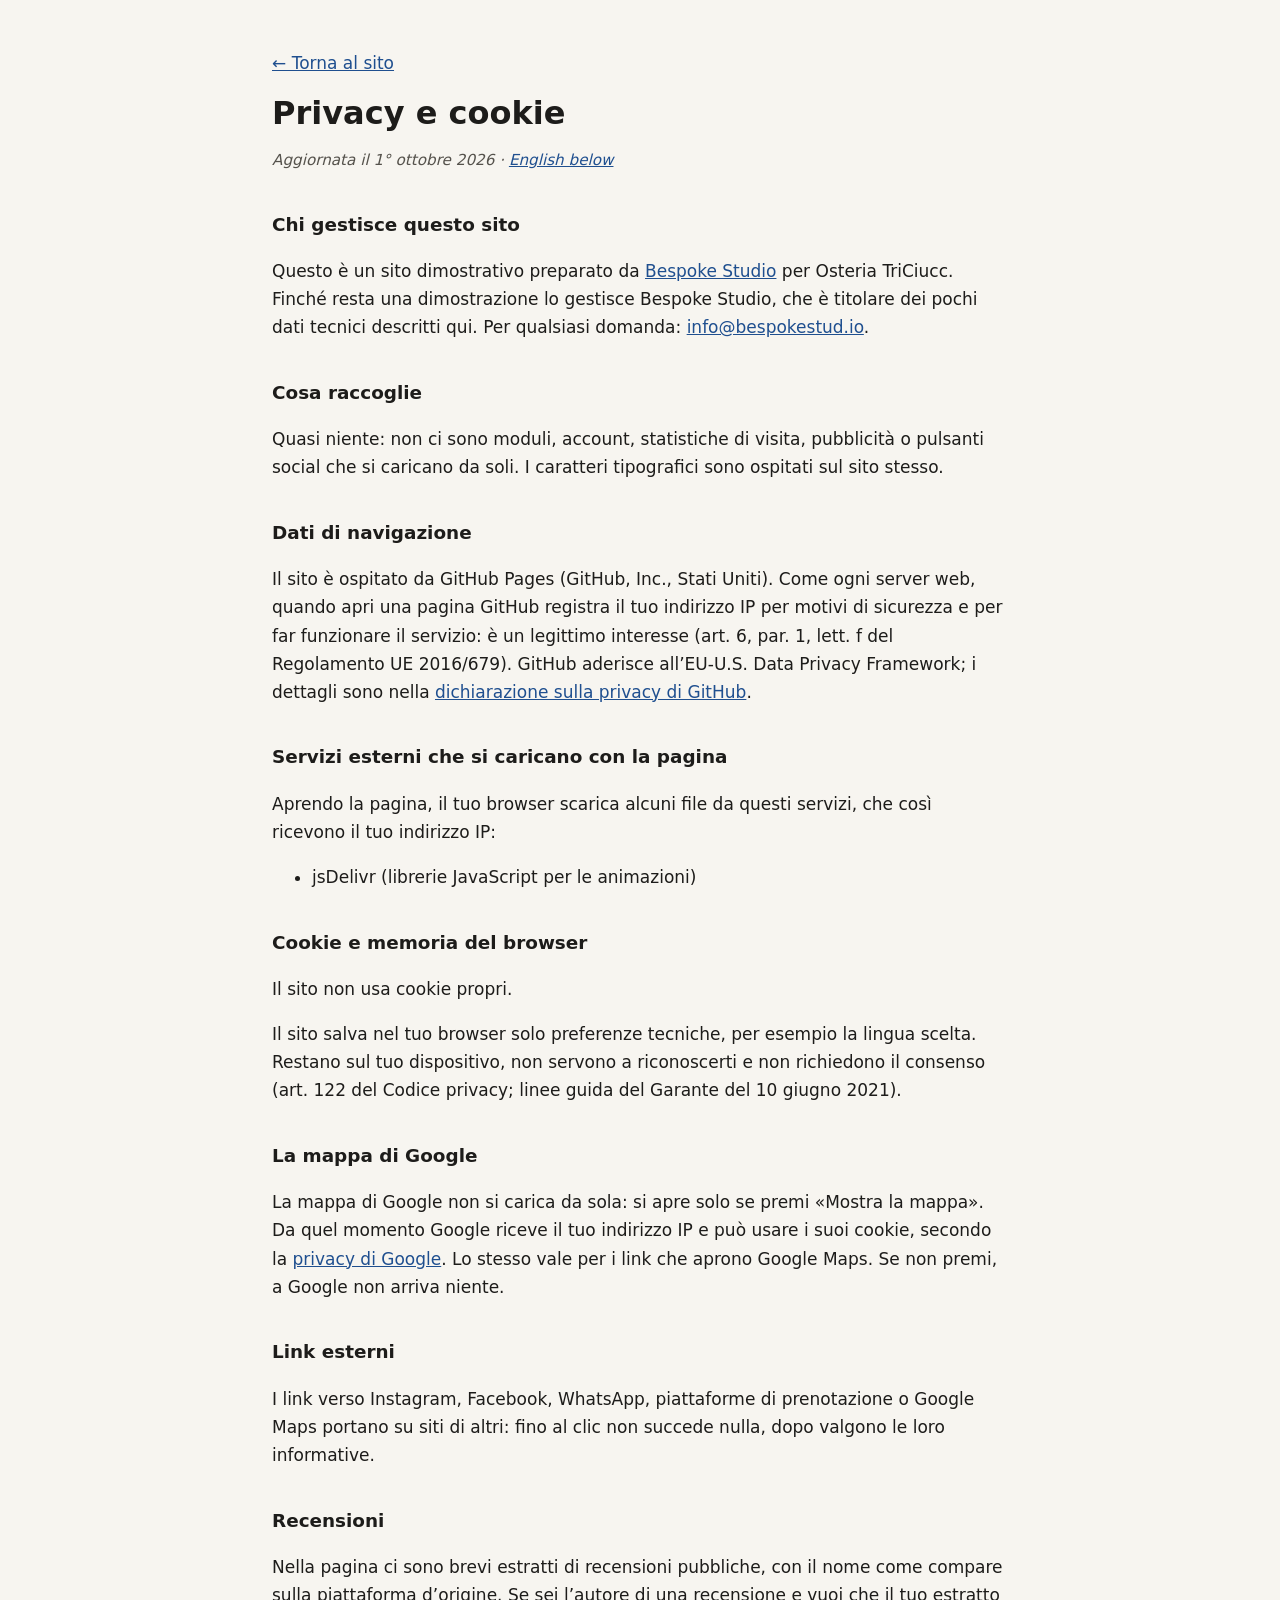
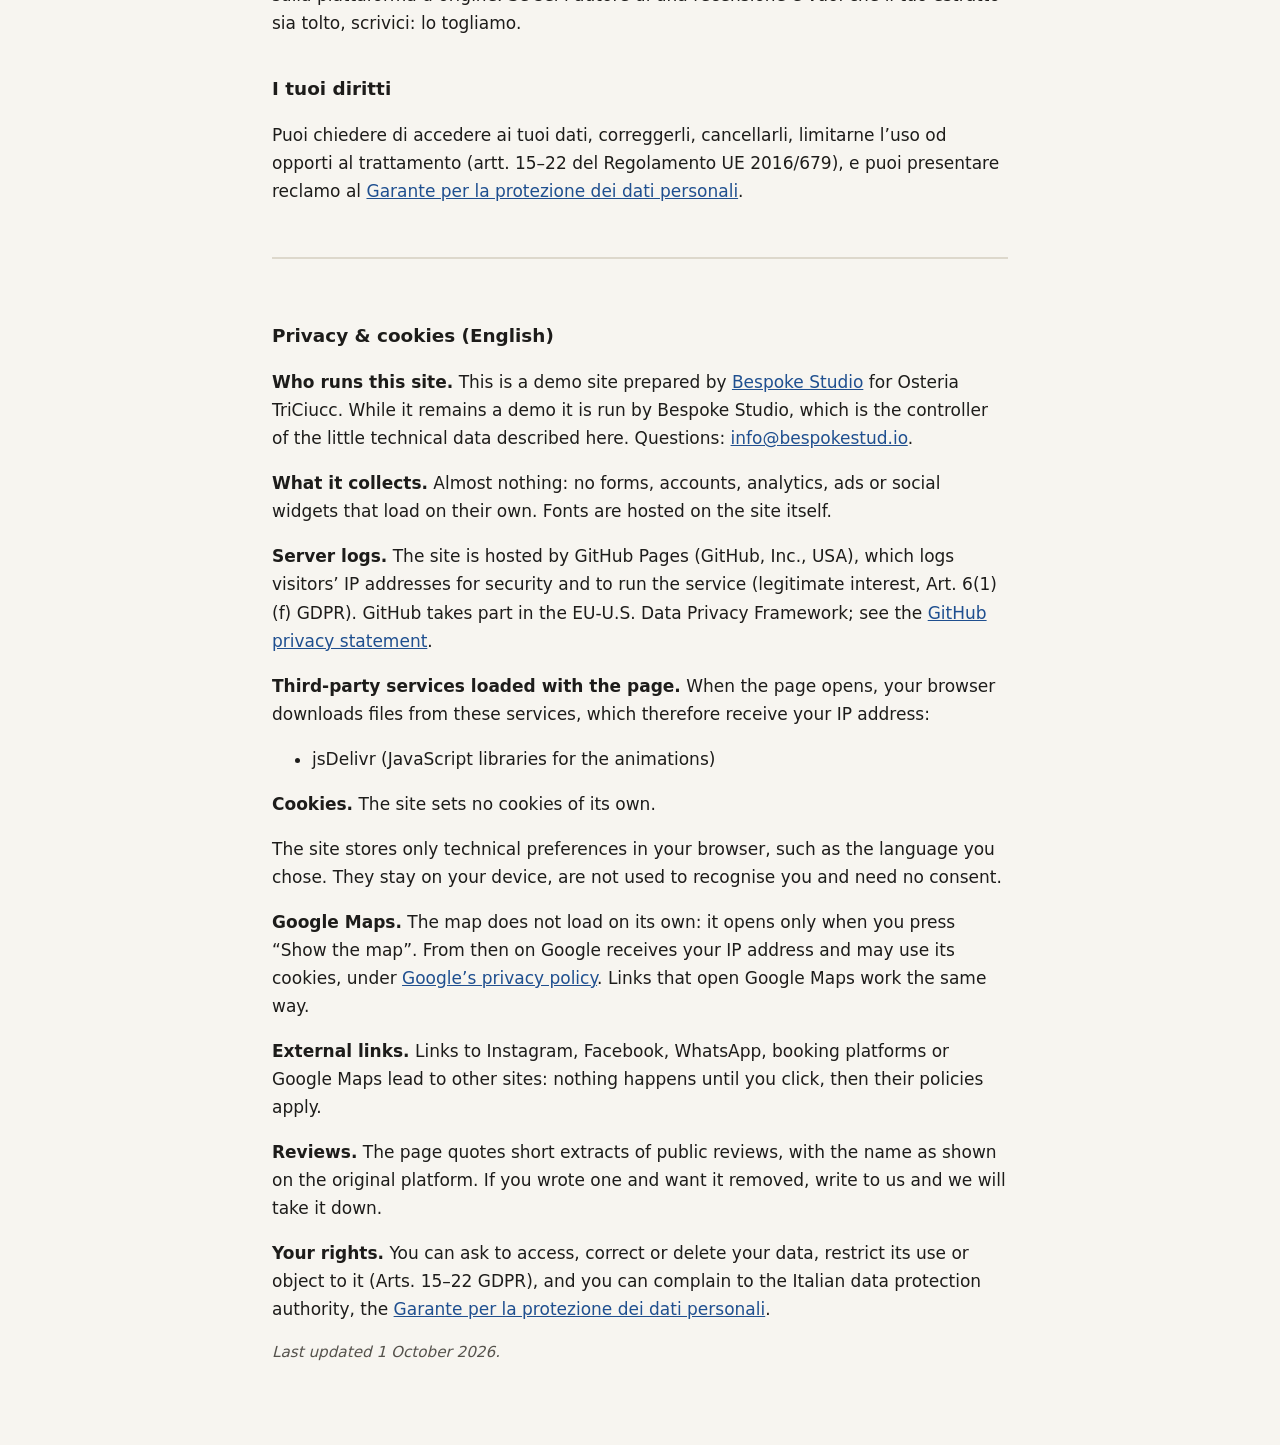
<file: privacy.html>
<!DOCTYPE html>
<html lang="it">
<head>
  <meta charset="UTF-8">
  <meta name="viewport" content="width=device-width, initial-scale=1.0">
  <meta name="robots" content="noindex">
  <title>Privacy e cookie · Osteria TriCiucc</title>
  <meta name="description" content="Informativa privacy e cookie del sito Osteria TriCiucc.">
  <style>
    body { margin: 0; background: #f7f5f0; color: #1d1c1a; font: 17px/1.65 system-ui, -apple-system, "Segoe UI", Roboto, sans-serif; }
    main { max-width: 46rem; margin: 0 auto; padding: 32px 20px 64px; }
    h1 { font-size: 2rem; line-height: 1.2; margin: 0.4em 0 0.2em; }
    h2 { font-size: 1.15rem; margin: 2em 0 0.4em; }
    a { color: #1f4f8f; }
    .data { color: #55524c; font-style: italic; font-size: 0.95rem; }
    .en { margin-top: 3em; padding-top: 1.5em; border-top: 2px solid #ddd8cc; }
    code { font-size: 0.9em; background: #ebe7dc; padding: 0 4px; border-radius: 3px; }
  </style>
</head>
<body>
<main>
  <p><a href="index.html">← Torna al sito</a></p>
  <h1>Privacy e cookie</h1>
  <p class="data">Aggiornata il 1° ottobre 2026 · <a href="#english" lang="en">English below</a></p>
  <h2>Chi gestisce questo sito</h2>
  <p>Questo è un sito dimostrativo preparato da <a href="https://bespokestud.io" rel="noopener">Bespoke Studio</a> per Osteria TriCiucc. Finché resta una dimostrazione lo gestisce Bespoke Studio, che è titolare dei pochi dati tecnici descritti qui. Per qualsiasi domanda: <a href="mailto:info@bespokestud.io">info@bespokestud.io</a>.</p>
  <h2>Cosa raccoglie</h2>
  <p>Quasi niente: non ci sono moduli, account, statistiche di visita, pubblicità o pulsanti social che si caricano da soli. I caratteri tipografici sono ospitati sul sito stesso.</p>
  <h2>Dati di navigazione</h2>
  <p>Il sito è ospitato da GitHub Pages (GitHub, Inc., Stati Uniti). Come ogni server web, quando apri una pagina GitHub registra il tuo indirizzo IP per motivi di sicurezza e per far funzionare il servizio: è un legittimo interesse (art. 6, par. 1, lett. f del Regolamento UE 2016/679). GitHub aderisce all’EU-U.S. Data Privacy Framework; i dettagli sono nella <a href="https://docs.github.com/site-policy/privacy-policies/github-general-privacy-statement" rel="noopener">dichiarazione sulla privacy di GitHub</a>.</p>
  <h2>Servizi esterni che si caricano con la pagina</h2>
  <p>Aprendo la pagina, il tuo browser scarica alcuni file da questi servizi, che così ricevono il tuo indirizzo IP:</p>
  <ul><li>jsDelivr (librerie JavaScript per le animazioni)</li></ul>
  <h2>Cookie e memoria del browser</h2>
  <p>Il sito non usa cookie propri.</p>
  <p>Il sito salva nel tuo browser solo preferenze tecniche, per esempio la lingua scelta. Restano sul tuo dispositivo, non servono a riconoscerti e non richiedono il consenso (art. 122 del Codice privacy; linee guida del Garante del 10 giugno 2021).</p>
  <h2>La mappa di Google</h2>
  <p>La mappa di Google non si carica da sola: si apre solo se premi «Mostra la mappa». Da quel momento Google riceve il tuo indirizzo IP e può usare i suoi cookie, secondo la <a href="https://policies.google.com/privacy?hl=it" rel="noopener">privacy di Google</a>. Lo stesso vale per i link che aprono Google Maps. Se non premi, a Google non arriva niente.</p>
  <h2>Link esterni</h2>
  <p>I link verso Instagram, Facebook, WhatsApp, piattaforme di prenotazione o Google Maps portano su siti di altri: fino al clic non succede nulla, dopo valgono le loro informative.</p>
  <h2>Recensioni</h2>
  <p>Nella pagina ci sono brevi estratti di recensioni pubbliche, con il nome come compare sulla piattaforma d’origine. Se sei l’autore di una recensione e vuoi che il tuo estratto sia tolto, scrivici: lo togliamo.</p>
  <h2>I tuoi diritti</h2>
  <p>Puoi chiedere di accedere ai tuoi dati, correggerli, cancellarli, limitarne l’uso od opporti al trattamento (artt. 15–22 del Regolamento UE 2016/679), e puoi presentare reclamo al <a href="https://www.garanteprivacy.it" rel="noopener">Garante per la protezione dei dati personali</a>.</p>
  <div class="en" id="english" lang="en">
    <h2>Privacy &amp; cookies (English)</h2>
    <p><strong>Who runs this site.</strong> This is a demo site prepared by <a href="https://bespokestud.io" rel="noopener">Bespoke Studio</a> for Osteria TriCiucc. While it remains a demo it is run by Bespoke Studio, which is the controller of the little technical data described here. Questions: <a href="mailto:info@bespokestud.io">info@bespokestud.io</a>.</p>
    <p><strong>What it collects.</strong> Almost nothing: no forms, accounts, analytics, ads or social widgets that load on their own. Fonts are hosted on the site itself.</p>
    <p><strong>Server logs.</strong> The site is hosted by GitHub Pages (GitHub, Inc., USA), which logs visitors’ IP addresses for security and to run the service (legitimate interest, Art. 6(1)(f) GDPR). GitHub takes part in the EU-U.S. Data Privacy Framework; see the <a href="https://docs.github.com/site-policy/privacy-policies/github-general-privacy-statement" rel="noopener">GitHub privacy statement</a>.</p>
    <p><strong>Third-party services loaded with the page.</strong> When the page opens, your browser downloads files from these services, which therefore receive your IP address:</p><ul><li>jsDelivr (JavaScript libraries for the animations)</li></ul>
    <p><strong>Cookies.</strong> The site sets no cookies of its own.</p>
    <p>The site stores only technical preferences in your browser, such as the language you chose. They stay on your device, are not used to recognise you and need no consent.</p>
    <p><strong>Google Maps.</strong> The map does not load on its own: it opens only when you press “Show the map”. From then on Google receives your IP address and may use its cookies, under <a href="https://policies.google.com/privacy?hl=en" rel="noopener">Google’s privacy policy</a>. Links that open Google Maps work the same way.</p>
    <p><strong>External links.</strong> Links to Instagram, Facebook, WhatsApp, booking platforms or Google Maps lead to other sites: nothing happens until you click, then their policies apply.</p>
    <p><strong>Reviews.</strong> The page quotes short extracts of public reviews, with the name as shown on the original platform. If you wrote one and want it removed, write to us and we will take it down.</p>
    <p><strong>Your rights.</strong> You can ask to access, correct or delete your data, restrict its use or object to it (Arts. 15–22 GDPR), and you can complain to the Italian data protection authority, the <a href="https://www.garanteprivacy.it" rel="noopener">Garante per la protezione dei dati personali</a>.</p>
    <p class="data">Last updated 1 October 2026.</p>
  </div>
</main>
</body>
</html>
</file>
